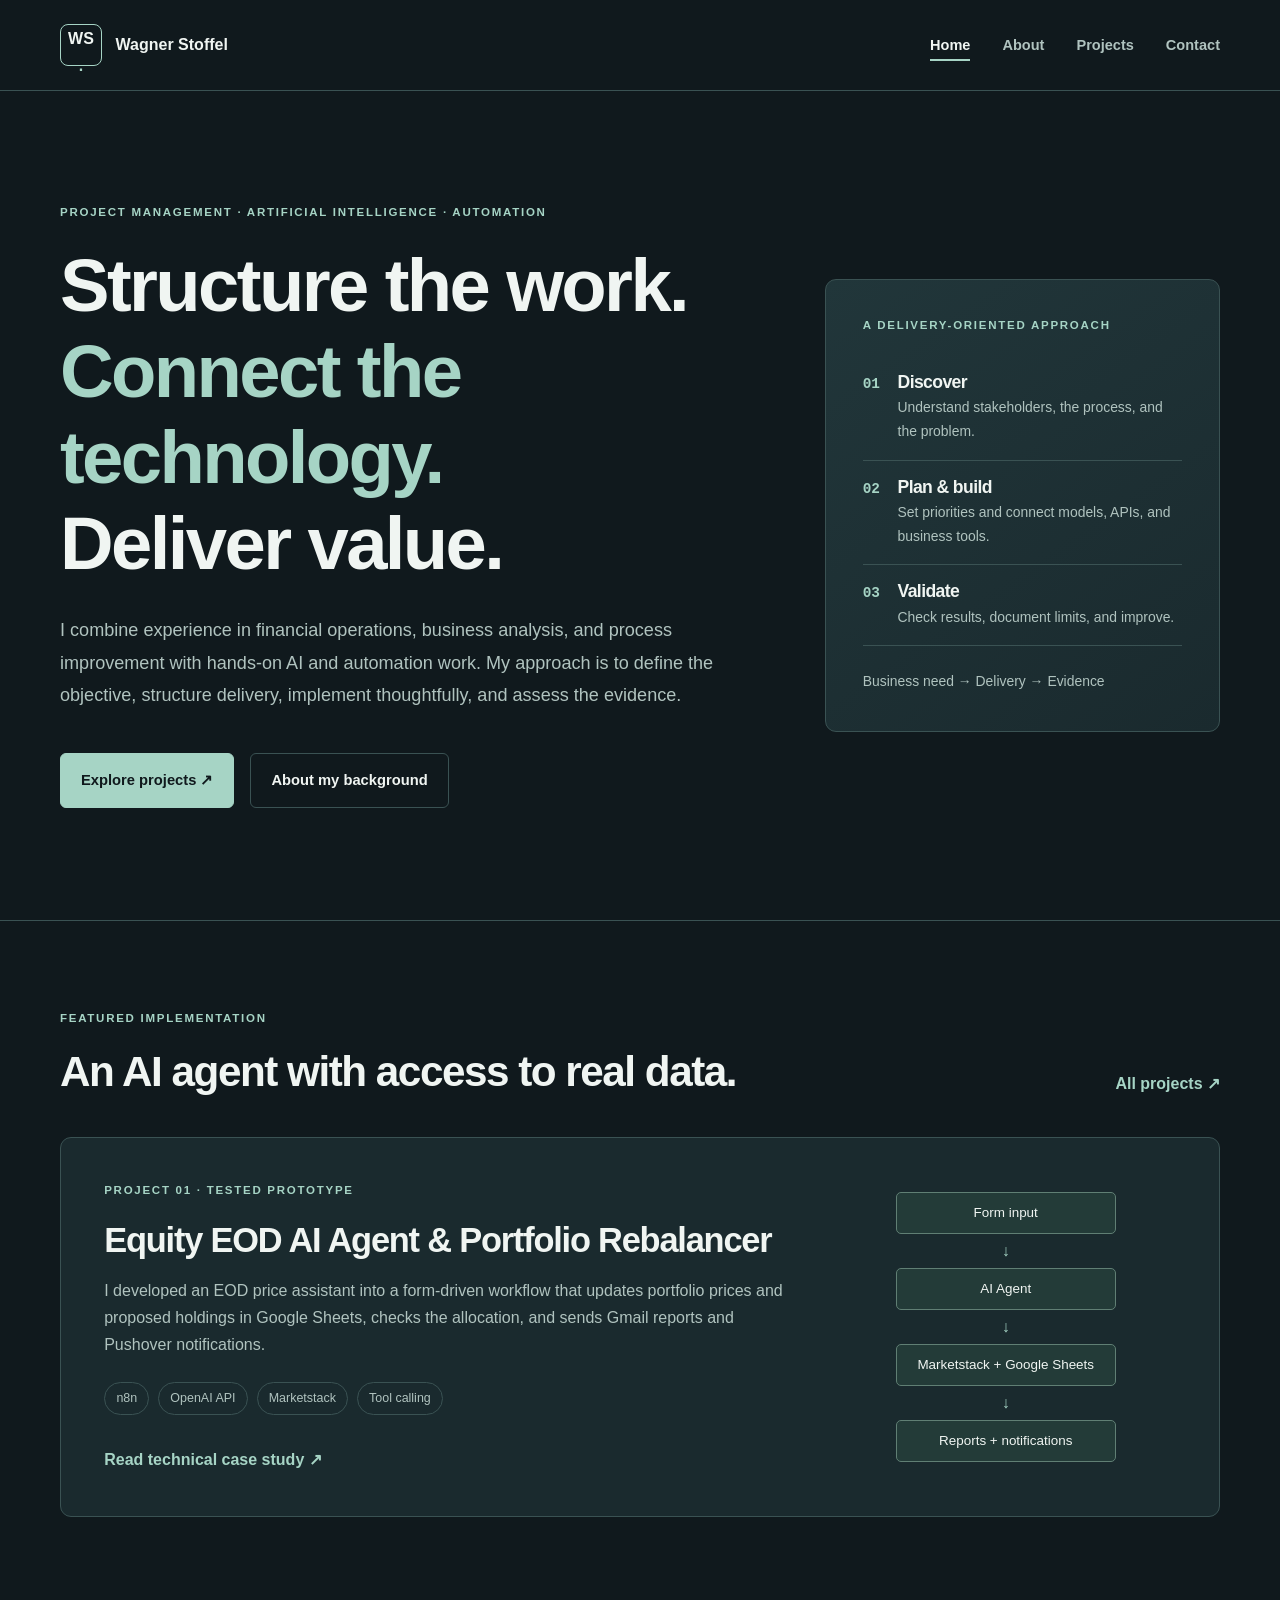
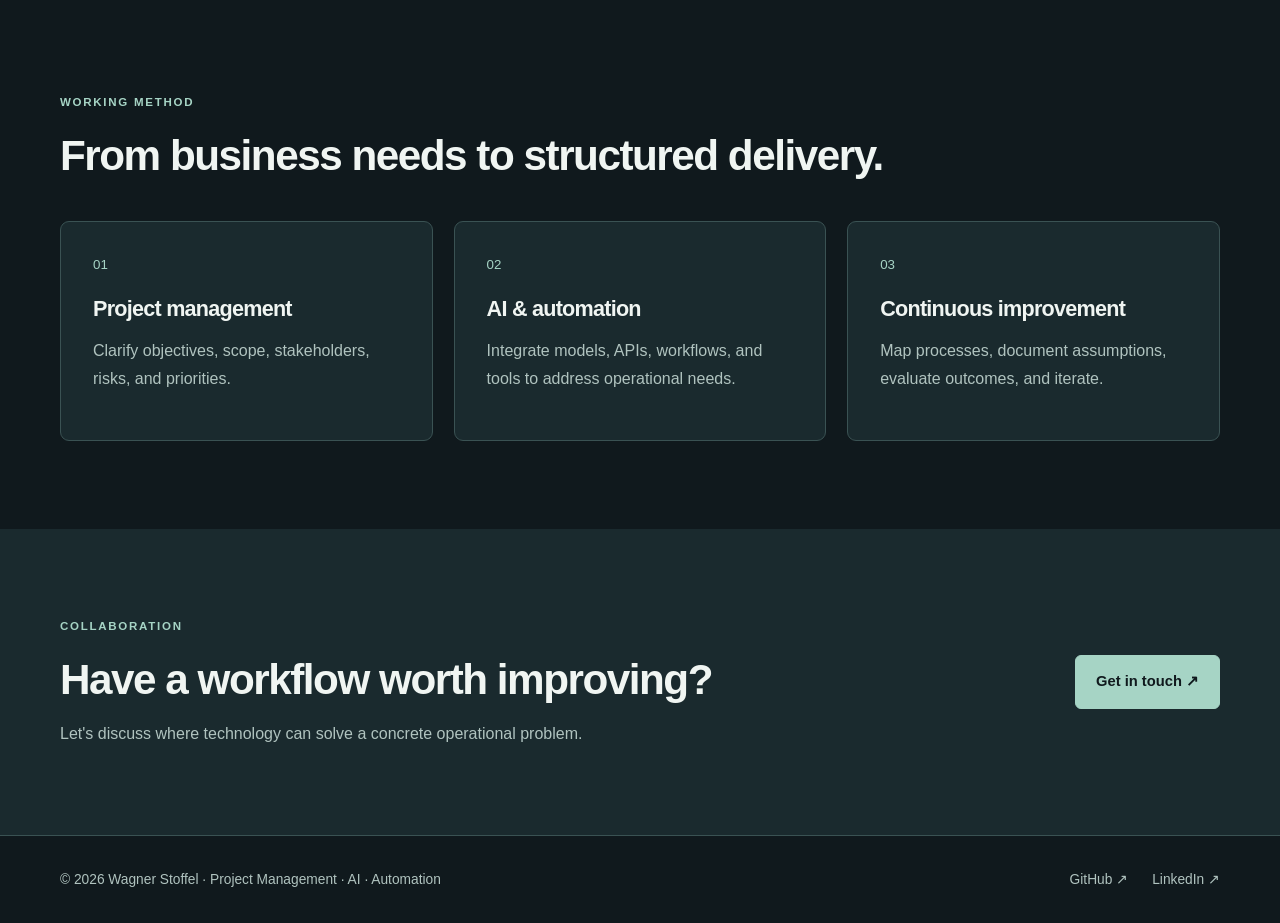
<file: index.html>
<!doctype html><html lang="en"><head>
<meta charset="utf-8"><meta name="viewport" content="width=device-width, initial-scale=1">
<meta name="description" content="Wagner Stoffel — project delivery, business analysis, AI agents, and workflow automation."><meta name="theme-color" content="#10191d">
<meta property="og:title" content="Project Management, AI & Automation | Wagner Stoffel"><meta property="og:description" content="Wagner Stoffel — practical AI agents, process improvement, financial operations, and workflow integration.">
<title>AI Automation & Business Process Improvement | Wagner Stoffel</title><link rel="stylesheet" href="assets/css/styles.css">
</head><body><a class="skip-link" href="#main">Skip to content</a><header class="site-header"><div class="container header"><a class="brand" href="index.html"><span class="monogram">WS<span>.</span></span><span>Wagner Stoffel</span></a><nav aria-label="Main navigation"><ul><li><a href="index.html" aria-current="page">Home</a></li><li><a href="about.html">About</a></li><li><a href="projects.html">Projects</a></li><li><a href="contact.html">Contact</a></li></ul></nav></div></header>
<main id="main">
<section class="hero container">
<div><p class="eyebrow">Project Management · Artificial Intelligence · Automation</p>
<h1>Structure the work.<br><em>Connect the technology.</em><br>Deliver value.</h1>
<p class="lead">I combine experience in financial operations, business analysis, and process improvement with hands-on AI and automation work. My approach is to define the objective, structure delivery, implement thoughtfully, and assess the evidence.</p>
<div class="actions"><a class="button primary" href="projects.html">Explore projects ↗</a><a class="button outline" href="about.html">About my background</a></div></div>
<aside class="panel" aria-label="Approach"><p class="eyebrow">A delivery-oriented approach</p>
<div class="process"><b>01</b><div><h2>Discover</h2><p>Understand stakeholders, the process, and the problem.</p></div></div>
<div class="process"><b>02</b><div><h2>Plan & build</h2><p>Set priorities and connect models, APIs, and business tools.</p></div></div>
<div class="process"><b>03</b><div><h2>Validate</h2><p>Check results, document limits, and improve.</p></div></div>
<p class="panel-bottom">Business need → Delivery → Evidence</p></aside>
</section>
<section class="section bordered"><div class="container"><div class="section-head"><div><p class="eyebrow">Featured implementation</p><h2>An AI agent with access to real data.</h2></div><a class="text-link" href="projects.html">All projects ↗</a></div>
<article class="feature"><div><p class="eyebrow">Project 01 · Tested prototype</p><h3>Equity EOD AI Agent &amp; Portfolio Rebalancer</h3>
<p>I developed an EOD price assistant into a form-driven workflow that updates portfolio prices and proposed holdings in Google Sheets, checks the allocation, and sends Gmail reports and Pushover notifications.</p>
<div class="tags"><span>n8n</span><span>OpenAI API</span><span>Marketstack</span><span>Tool calling</span></div>
<a class="text-link" href="projects/01-equity-eod-ai-agent/README.md">Read technical case study ↗</a></div>
<div class="flow" aria-label="Form input to AI agent to portfolio updates to notifications"><span>Form input</span><b>↓</b><span>AI Agent</span><b>↓</b><span>Marketstack + Google Sheets</span><b>↓</b><span>Reports + notifications</span></div></article>
</div></section>
<section class="section"><div class="container"><div class="section-head"><div><p class="eyebrow">Working method</p><h2>From business needs to structured delivery.</h2></div></div>
<div class="grid three"><article class="tile"><small>01</small><h3>Project management</h3><p>Clarify objectives, scope, stakeholders, risks, and priorities.</p></article>
<article class="tile"><small>02</small><h3>AI & automation</h3><p>Integrate models, APIs, workflows, and tools to address operational needs.</p></article>
<article class="tile"><small>03</small><h3>Continuous improvement</h3><p>Map processes, document assumptions, evaluate outcomes, and iterate.</p></article></div></div></section>
<section class="section band"><div class="container callout"><div><p class="eyebrow">Collaboration</p><h2>Have a workflow worth improving?</h2><p>Let's discuss where technology can solve a concrete operational problem.</p></div><a class="button primary" href="contact.html">Get in touch ↗</a></div></section></main><footer class="site-footer"><div class="container footer"><span>© 2026 Wagner Stoffel · Project Management · AI · Automation</span><div><a href="https://github.com/wagner-stoffel" target="_blank" rel="noopener noreferrer">GitHub ↗</a><a href="https://www.linkedin.com/in/wagnerstoffel" target="_blank" rel="noopener noreferrer">LinkedIn ↗</a></div></div></footer></body></html>
</file>
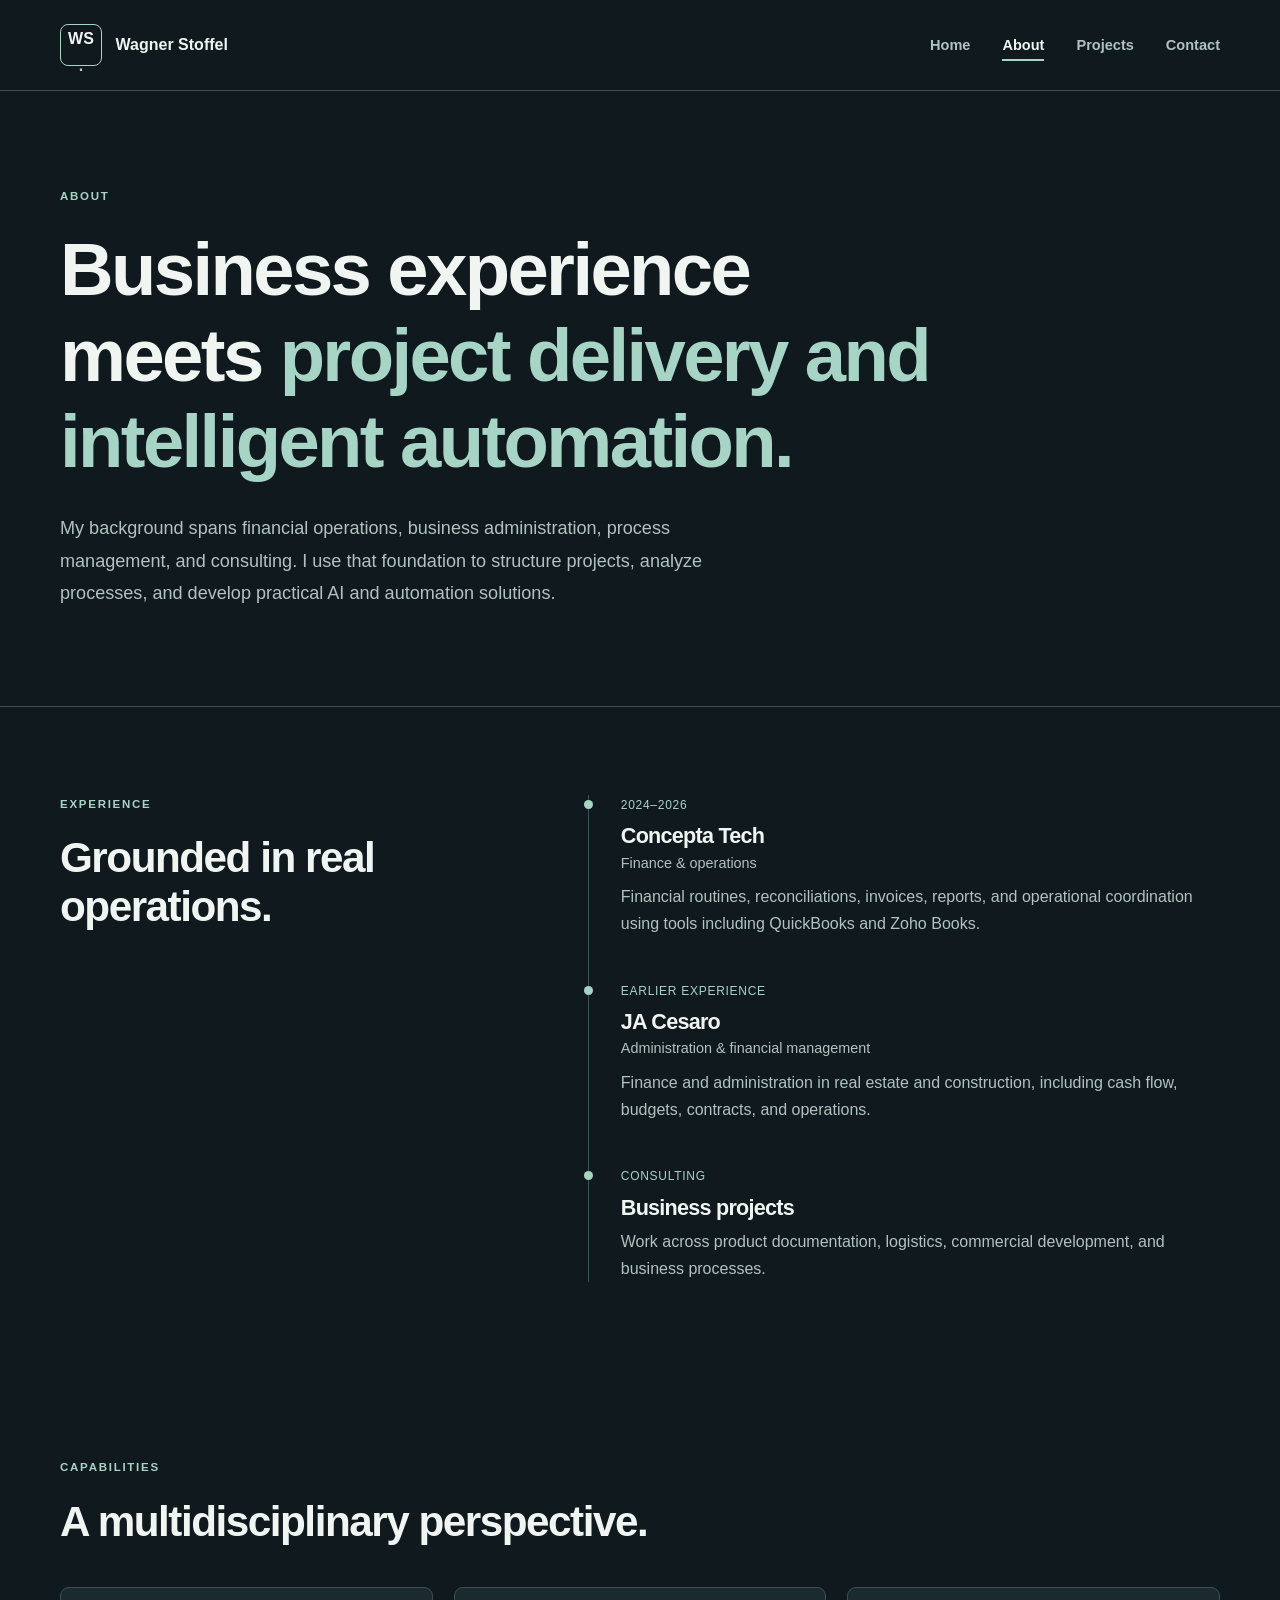
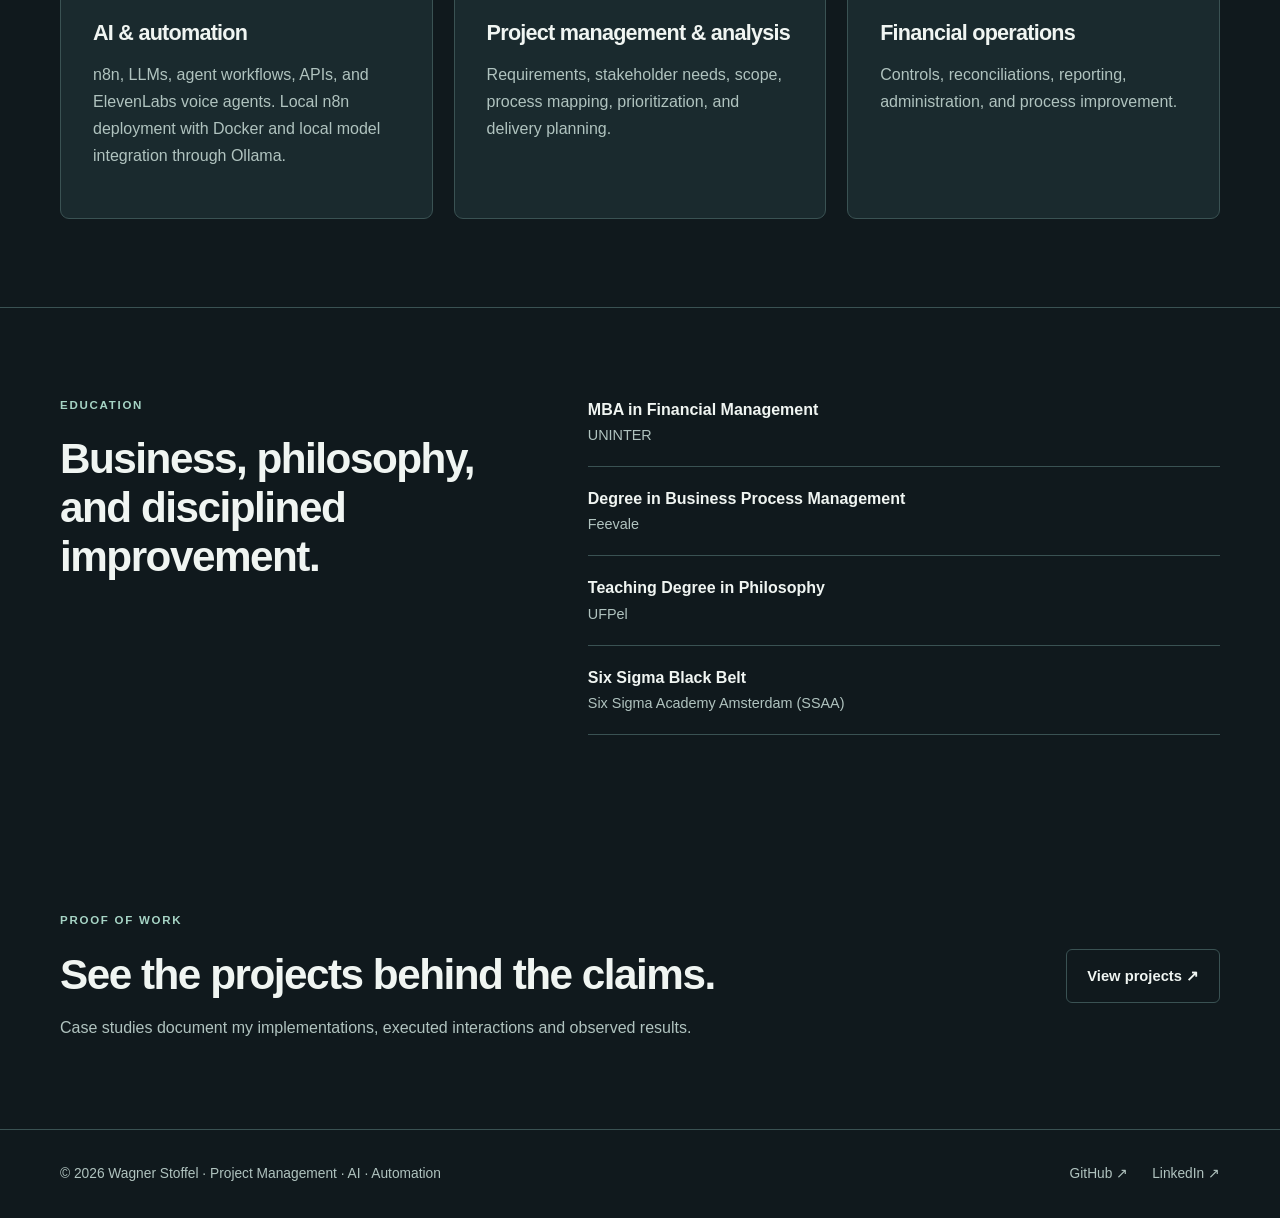
<file: about.html>
<!doctype html><html lang="en"><head>
<meta charset="utf-8"><meta name="viewport" content="width=device-width, initial-scale=1">
<meta name="description" content="Wagner Stoffel's experience in business operations, project delivery, AI, and automation."><meta name="theme-color" content="#10191d">
<meta property="og:title" content="About | Wagner Stoffel"><meta property="og:description" content="Wagner Stoffel's experience in finance, business processes, operations, and practical AI automation.">
<title>About | Wagner Stoffel</title><link rel="stylesheet" href="assets/css/styles.css">
</head><body><a class="skip-link" href="#main">Skip to content</a><header class="site-header"><div class="container header"><a class="brand" href="index.html"><span class="monogram">WS<span>.</span></span><span>Wagner Stoffel</span></a><nav aria-label="Main navigation"><ul><li><a href="index.html">Home</a></li><li><a href="about.html" aria-current="page">About</a></li><li><a href="projects.html">Projects</a></li><li><a href="contact.html">Contact</a></li></ul></nav></div></header>
<main id="main">
<section class="intro container"><p class="eyebrow">About</p><h1>Business experience meets <em>project delivery and intelligent automation.</em></h1><p class="lead">My background spans financial operations, business administration, process management, and consulting. I use that foundation to structure projects, analyze processes, and develop practical AI and automation solutions.</p></section>
<section class="section bordered"><div class="container split"><div><p class="eyebrow">Experience</p><h2>Grounded in real operations.</h2></div>
<div class="timeline"><article><small>2024–2026</small><h3>Concepta Tech</h3><p class="label">Finance & operations</p><p>Financial routines, reconciliations, invoices, reports, and operational coordination using tools including QuickBooks and Zoho Books.</p></article>
<article><small>Earlier experience</small><h3>JA Cesaro</h3><p class="label">Administration & financial management</p><p>Finance and administration in real estate and construction, including cash flow, budgets, contracts, and operations.</p></article>
<article><small>Consulting</small><h3>Business projects</h3><p>Work across product documentation, logistics, commercial development, and business processes.</p></article></div></div></section>
<section class="section"><div class="container"><div class="section-head"><div><p class="eyebrow">Capabilities</p><h2>A multidisciplinary perspective.</h2></div></div>
<div class="grid three"><article class="tile"><h3>AI & automation</h3><p>n8n, LLMs, agent workflows, APIs, and ElevenLabs voice agents. Local n8n deployment with Docker and local model integration through Ollama.</p></article>
<article class="tile"><h3>Project management & analysis</h3><p>Requirements, stakeholder needs, scope, process mapping, prioritization, and delivery planning.</p></article>
<article class="tile"><h3>Financial operations</h3><p>Controls, reconciliations, reporting, administration, and process improvement.</p></article></div></div></section>
<section class="section bordered"><div class="container split"><div><p class="eyebrow">Education</p><h2>Business, philosophy, and disciplined improvement.</h2></div>
<div class="credentials"><div><strong>MBA in Financial Management</strong><span>UNINTER</span></div>
<div><strong>Degree in Business Process Management</strong><span>Feevale</span></div>
<div><strong>Teaching Degree in Philosophy</strong><span>UFPel</span></div>
<div><strong>Six Sigma Black Belt</strong><span>Six Sigma Academy Amsterdam (SSAA)</span></div></div></div></section>
<section class="section"><div class="container callout"><div><p class="eyebrow">Proof of work</p><h2>See the projects behind the claims.</h2><p>Case studies document my implementations, executed interactions and observed results.</p></div><a class="button outline" href="projects.html">View projects ↗</a></div></section></main><footer class="site-footer"><div class="container footer"><span>© 2026 Wagner Stoffel · Project Management · AI · Automation</span><div><a href="https://github.com/wagner-stoffel" target="_blank" rel="noopener noreferrer">GitHub ↗</a><a href="https://www.linkedin.com/in/wagnerstoffel" target="_blank" rel="noopener noreferrer">LinkedIn ↗</a></div></div></footer></body></html>
</file>
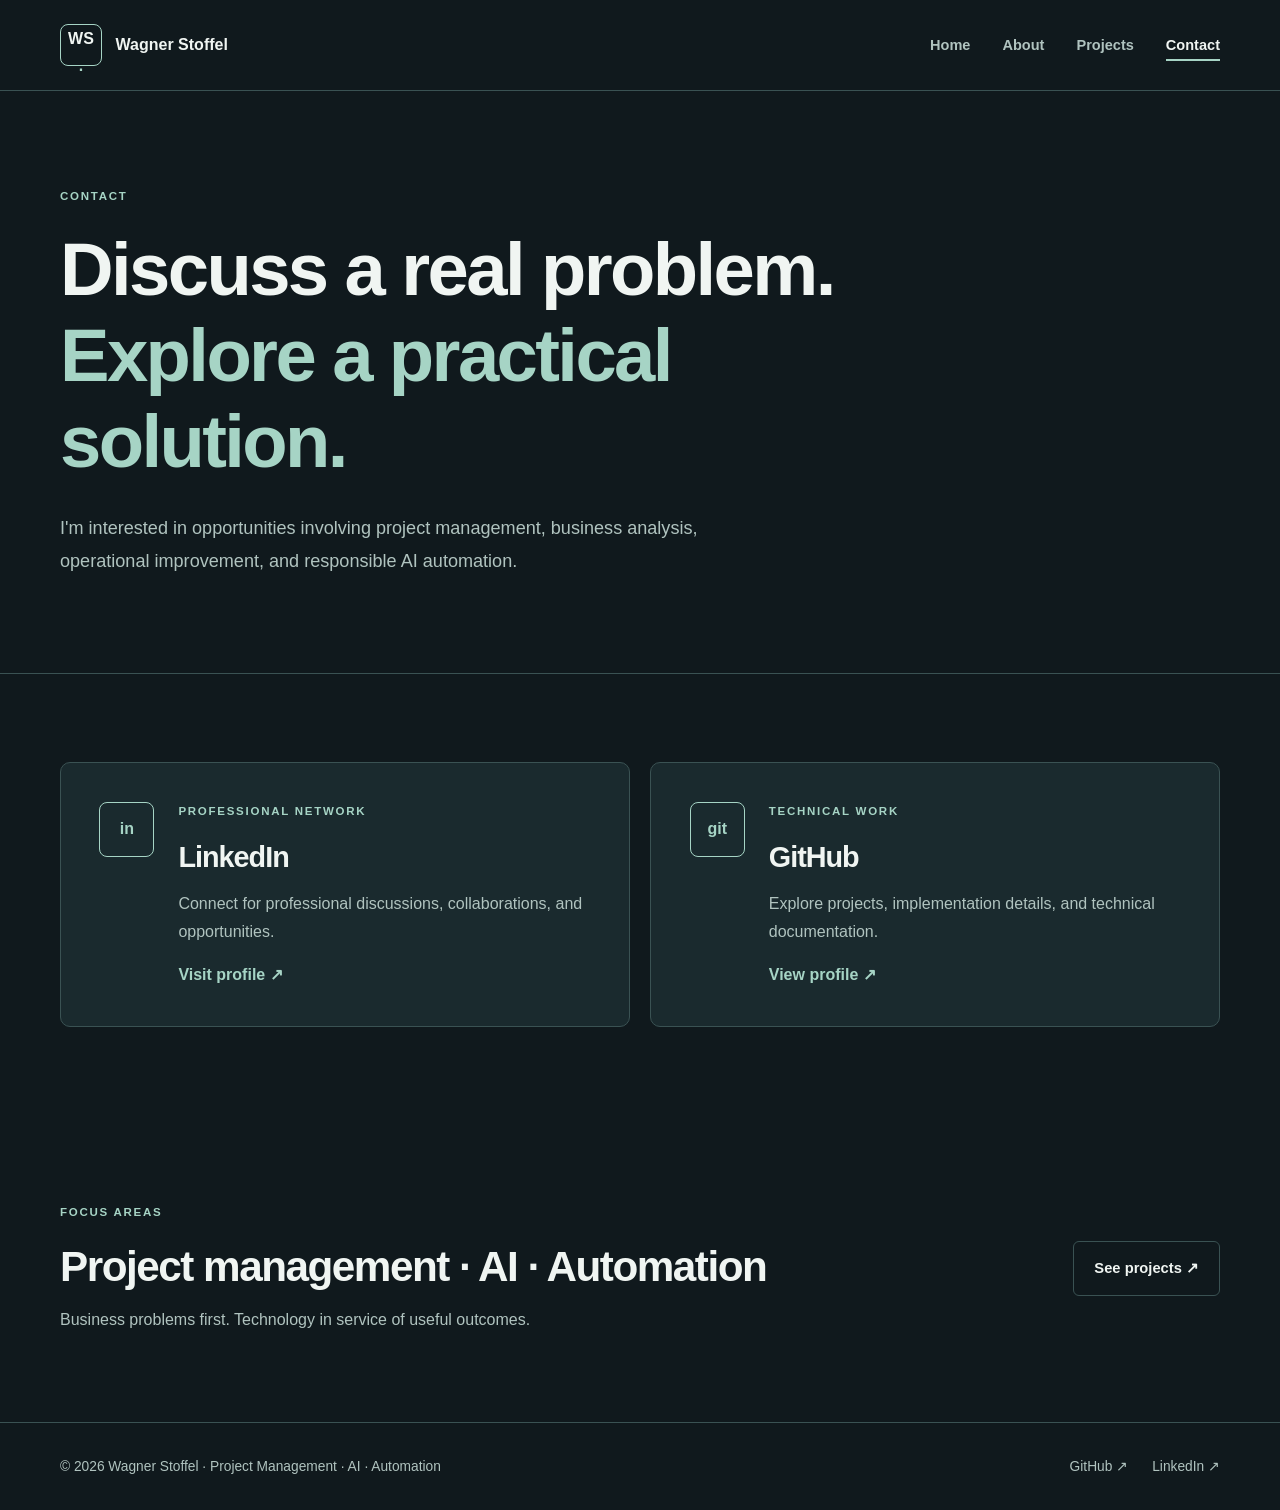
<file: contact.html>
<!doctype html>
<html lang="en">
<head>
<meta charset="utf-8"><meta name="viewport" content="width=device-width, initial-scale=1">
<meta name="description" content="Contact Wagner Stoffel about project management, business analysis, AI, and automation."><meta name="theme-color" content="#10191d">
<meta property="og:title" content="Contact | Wagner Stoffel"><meta property="og:description" content="Contact Wagner Stoffel about AI automation, business process analysis, and operational improvement.">
<title>Contact | Wagner Stoffel</title><link rel="stylesheet" href="assets/css/styles.css">
</head><body>
<a class="skip-link" href="#main">Skip to content</a>
<header class="site-header"><div class="container header"><a class="brand" href="index.html"><span class="monogram">WS<span>.</span></span><span>Wagner Stoffel</span></a><nav aria-label="Main navigation"><ul><li><a href="index.html">Home</a></li><li><a href="about.html">About</a></li><li><a href="projects.html">Projects</a></li><li><a href="contact.html" aria-current="page">Contact</a></li></ul></nav></div></header>
<main id="main">
<section class="intro container"><p class="eyebrow">Contact</p><h1>Discuss a real problem.<br><em>Explore a practical solution.</em></h1><p class="lead">I'm interested in opportunities involving project management, business analysis, operational improvement, and responsible AI automation.</p></section>
<section class="section bordered"><div class="container grid two">
<a class="contact" href="https://www.linkedin.com/in/wagnerstoffel" target="_blank" rel="noopener noreferrer"><span class="contact-mark">in</span><div><p class="eyebrow">Professional network</p><h2>LinkedIn</h2><p>Connect for professional discussions, collaborations, and opportunities.</p><strong>Visit profile ↗</strong></div></a>
<a class="contact" href="https://github.com/wagner-stoffel" target="_blank" rel="noopener noreferrer"><span class="contact-mark">git</span><div><p class="eyebrow">Technical work</p><h2>GitHub</h2><p>Explore projects, implementation details, and technical documentation.</p><strong>View profile ↗</strong></div></a>
</div></section>
<section class="section"><div class="container callout"><div><p class="eyebrow">Focus areas</p><h2>Project management · AI · Automation</h2><p>Business problems first. Technology in service of useful outcomes.</p></div><a class="button outline" href="projects.html">See projects ↗</a></div></section></main>
<footer class="site-footer"><div class="container footer"><span>© 2026 Wagner Stoffel · Project Management · AI · Automation</span><div><a href="https://github.com/wagner-stoffel" target="_blank" rel="noopener noreferrer">GitHub ↗</a><a href="https://www.linkedin.com/in/wagnerstoffel" target="_blank" rel="noopener noreferrer">LinkedIn ↗</a></div></div></footer>
</body></html>
</file>
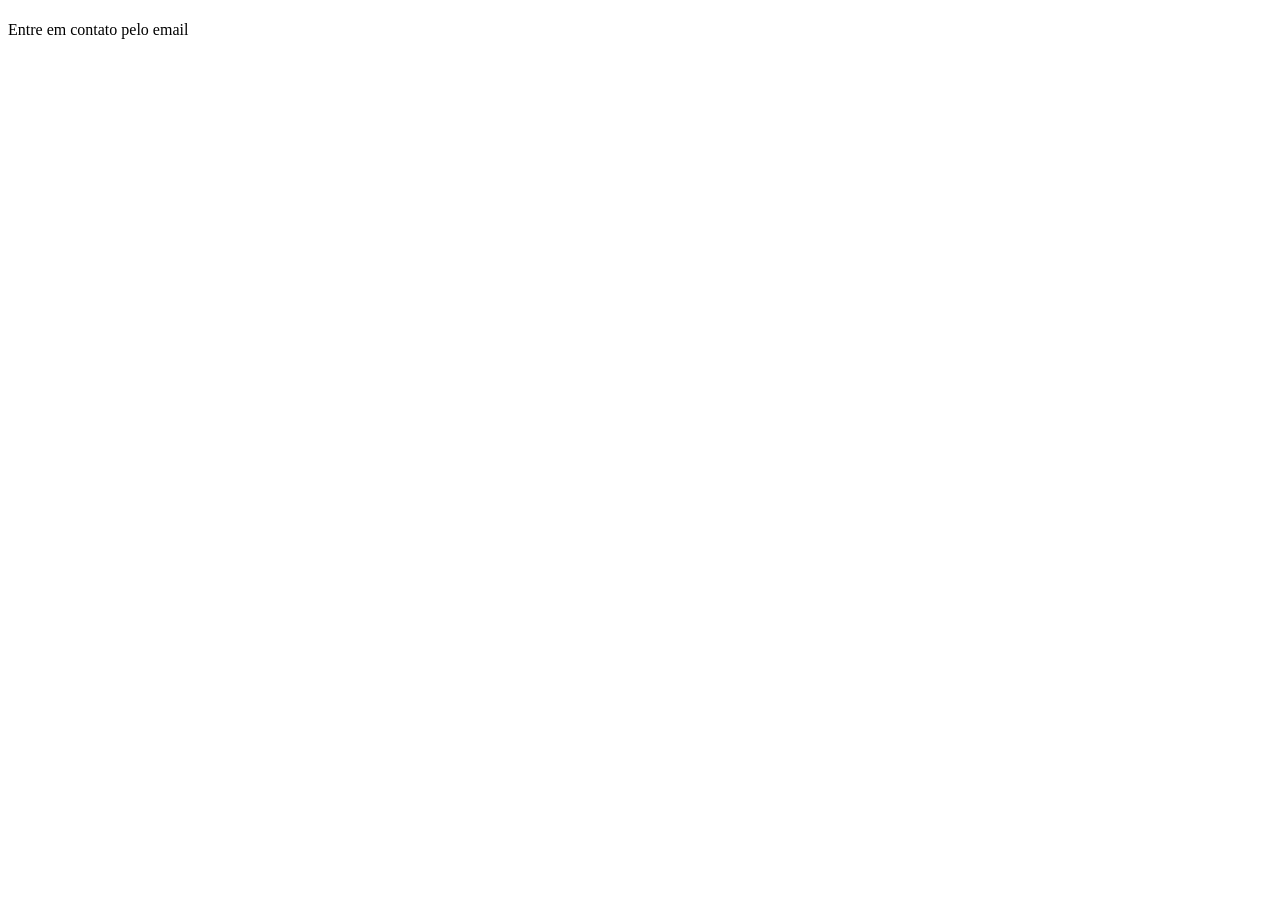
<file: contato.html>
<!DOCTYPE html>
<html lang="pt-br">
<head>
    <meta charset="UTF-8">
    <meta name="viewport" content="width=device-width, initial-scale=1.0">
    <title>Contato</title>
</head>
<body>
    <h1></h1>
    <p>Entre em contato pelo email</p>
</body>
</html>
</file>
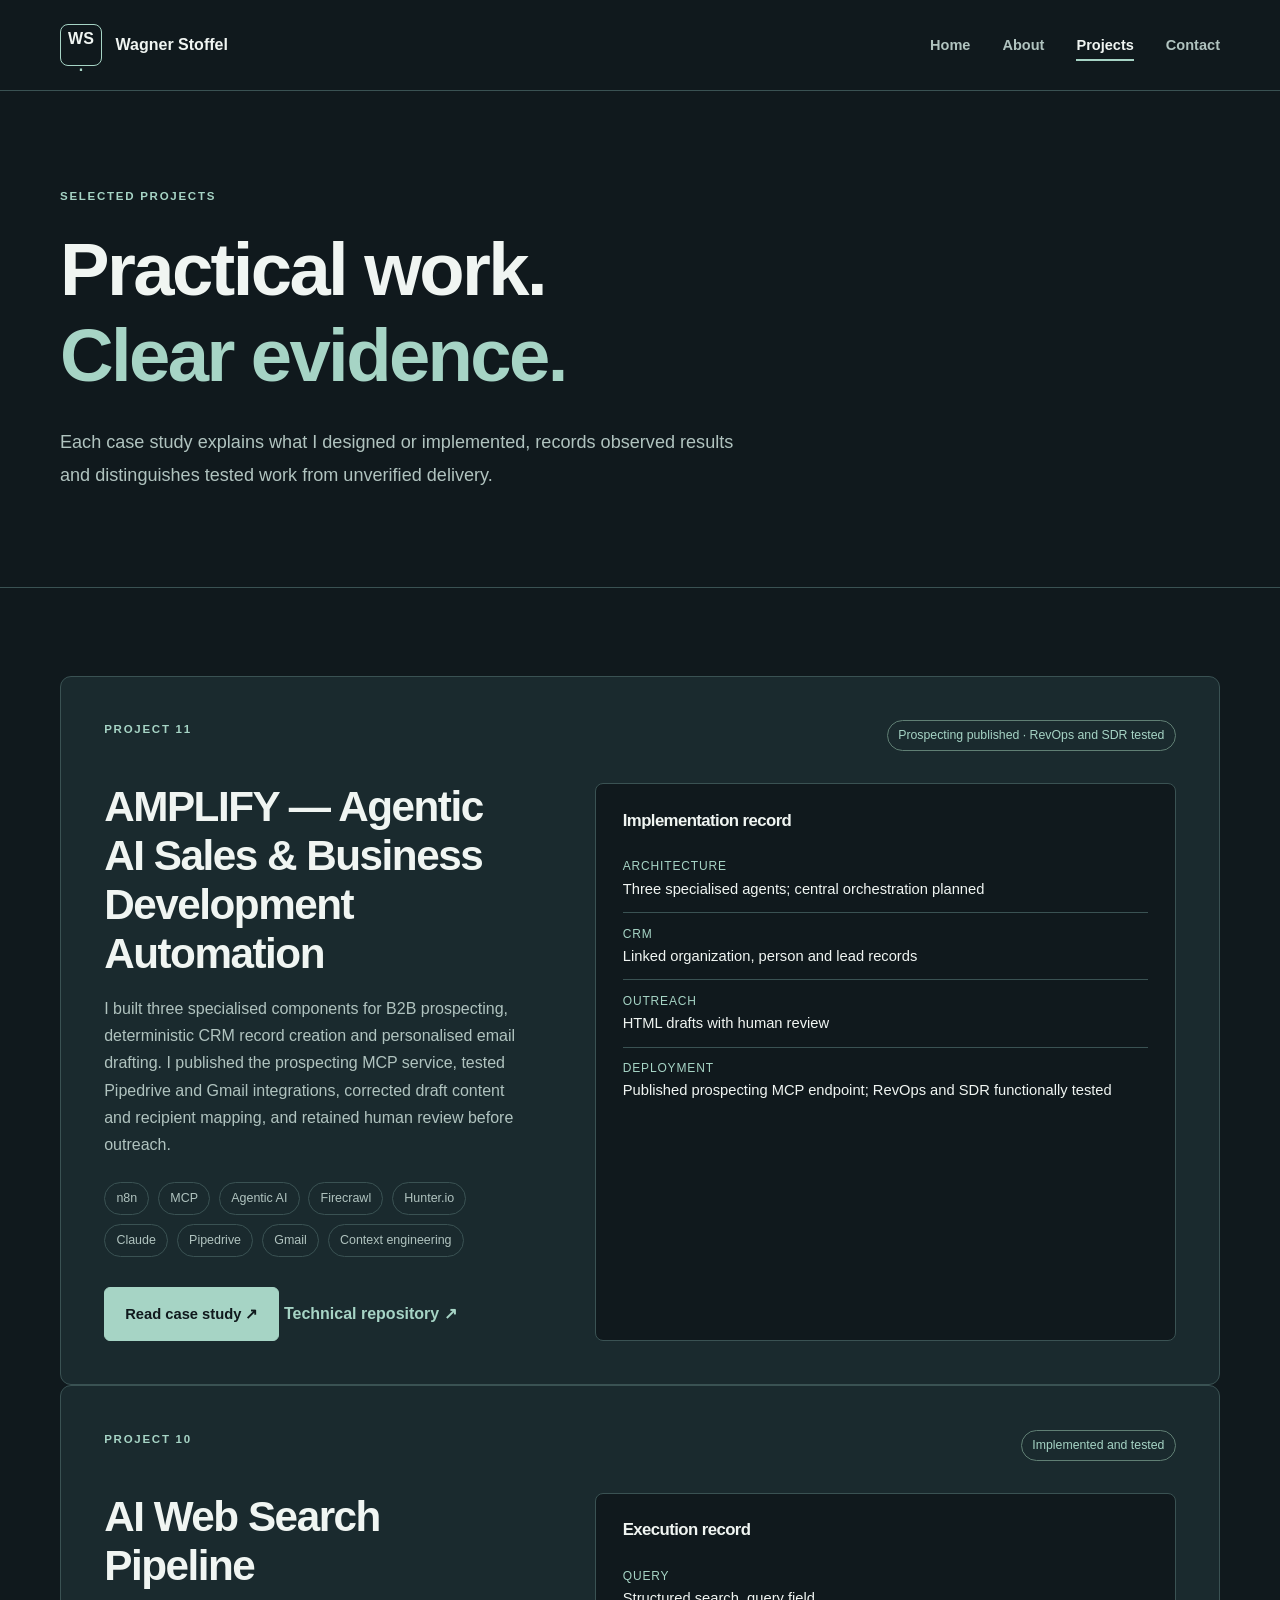
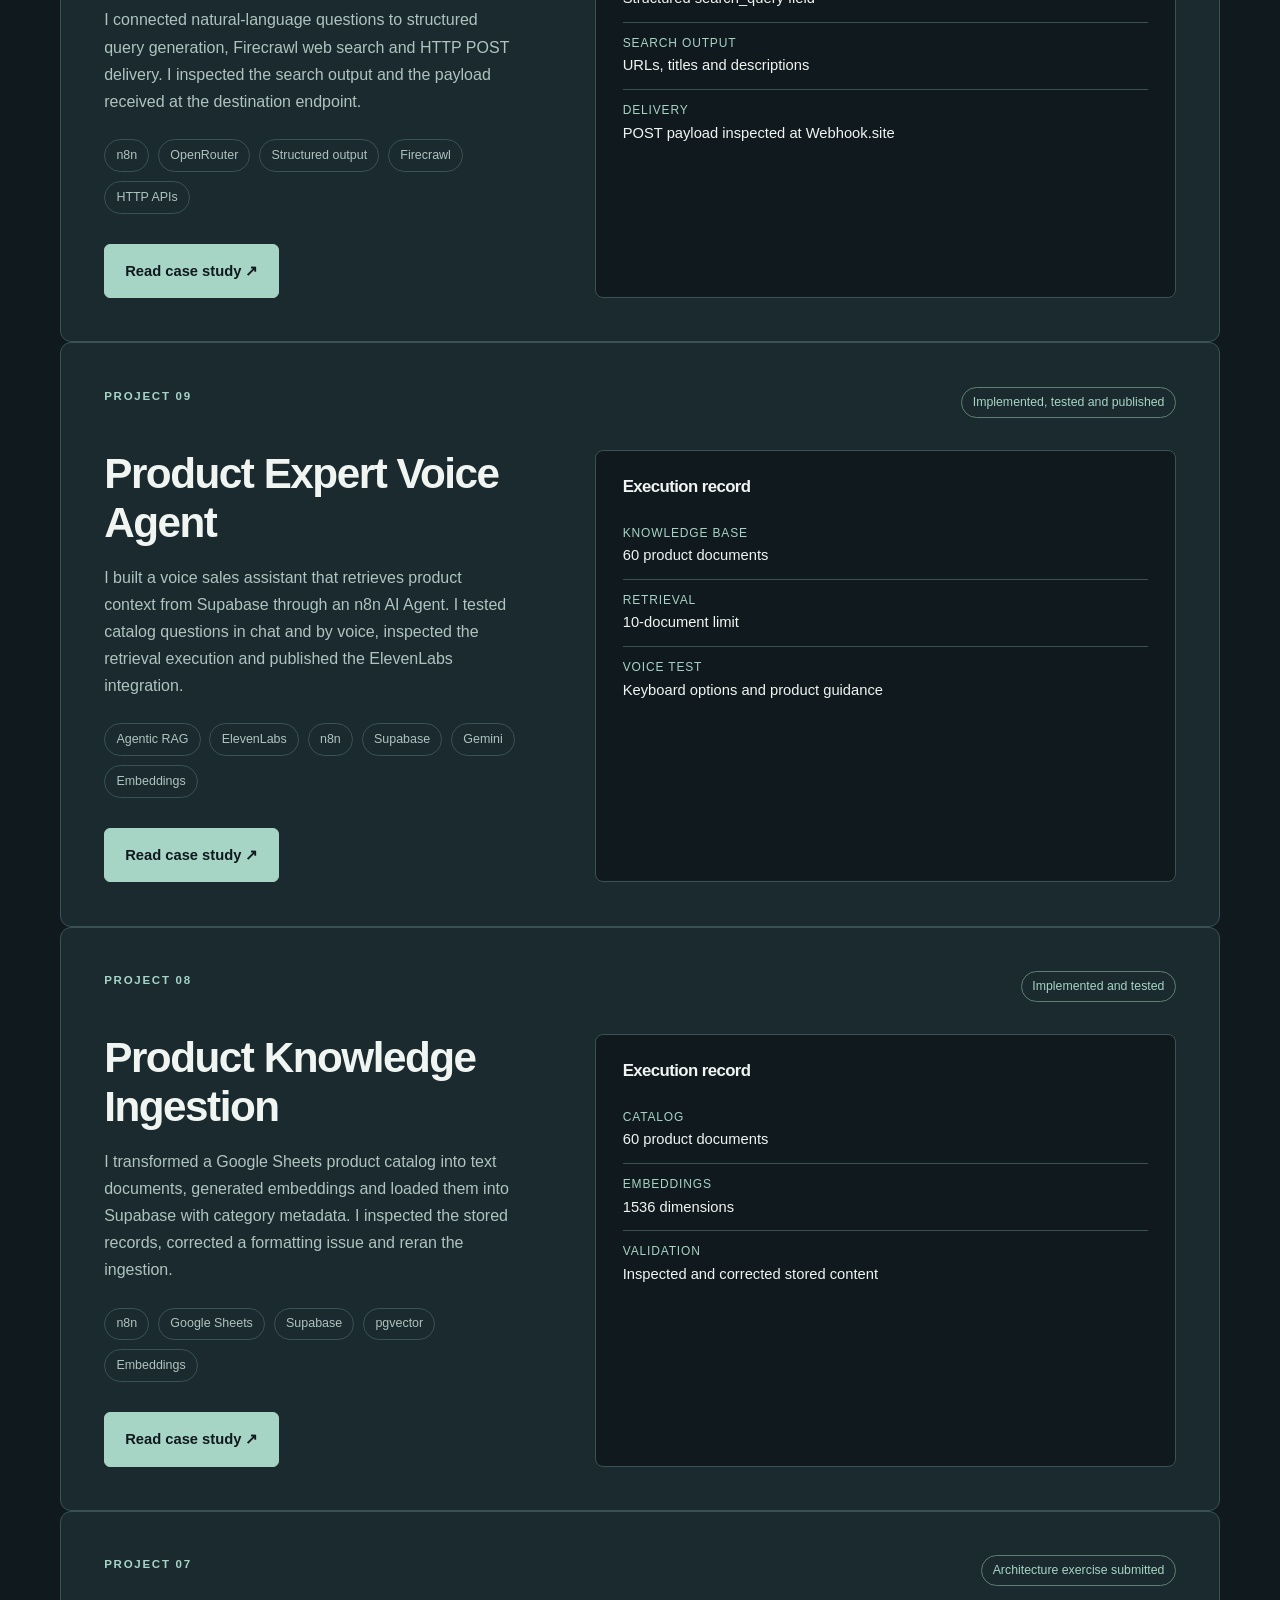
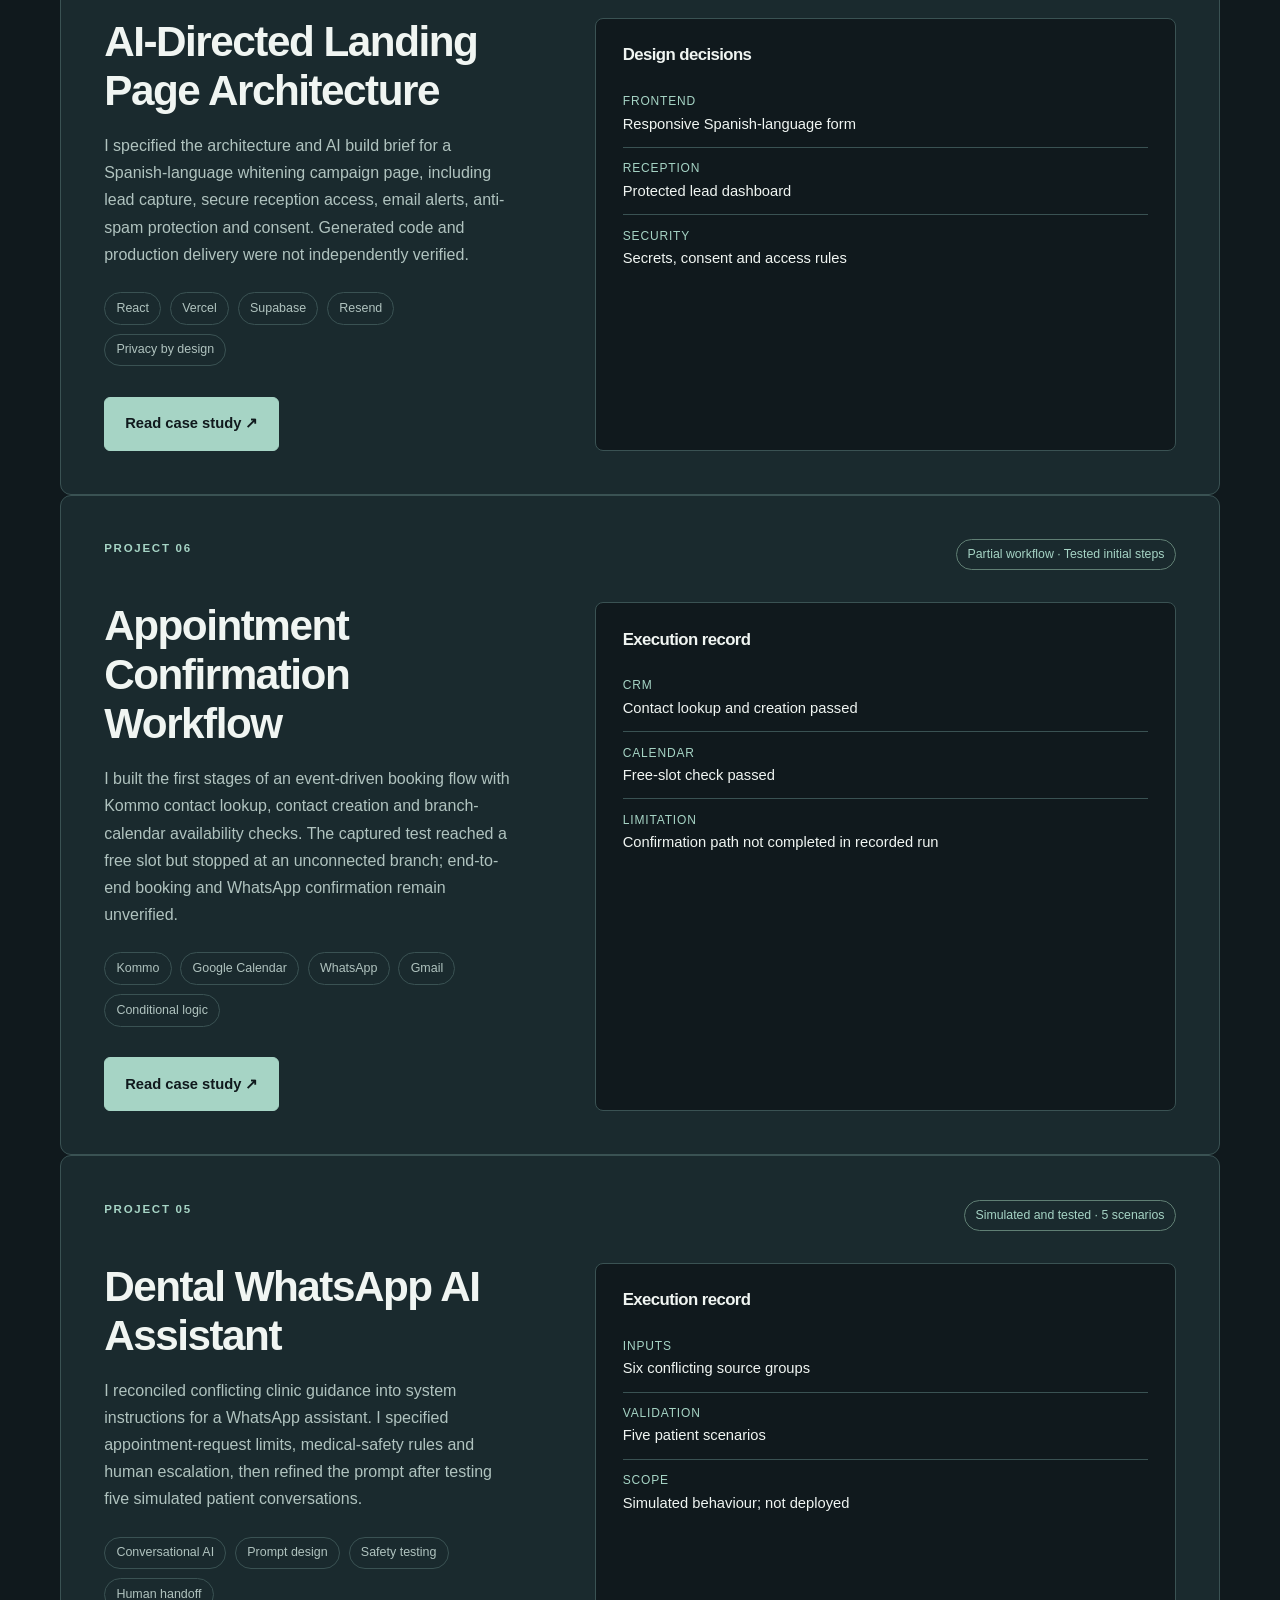
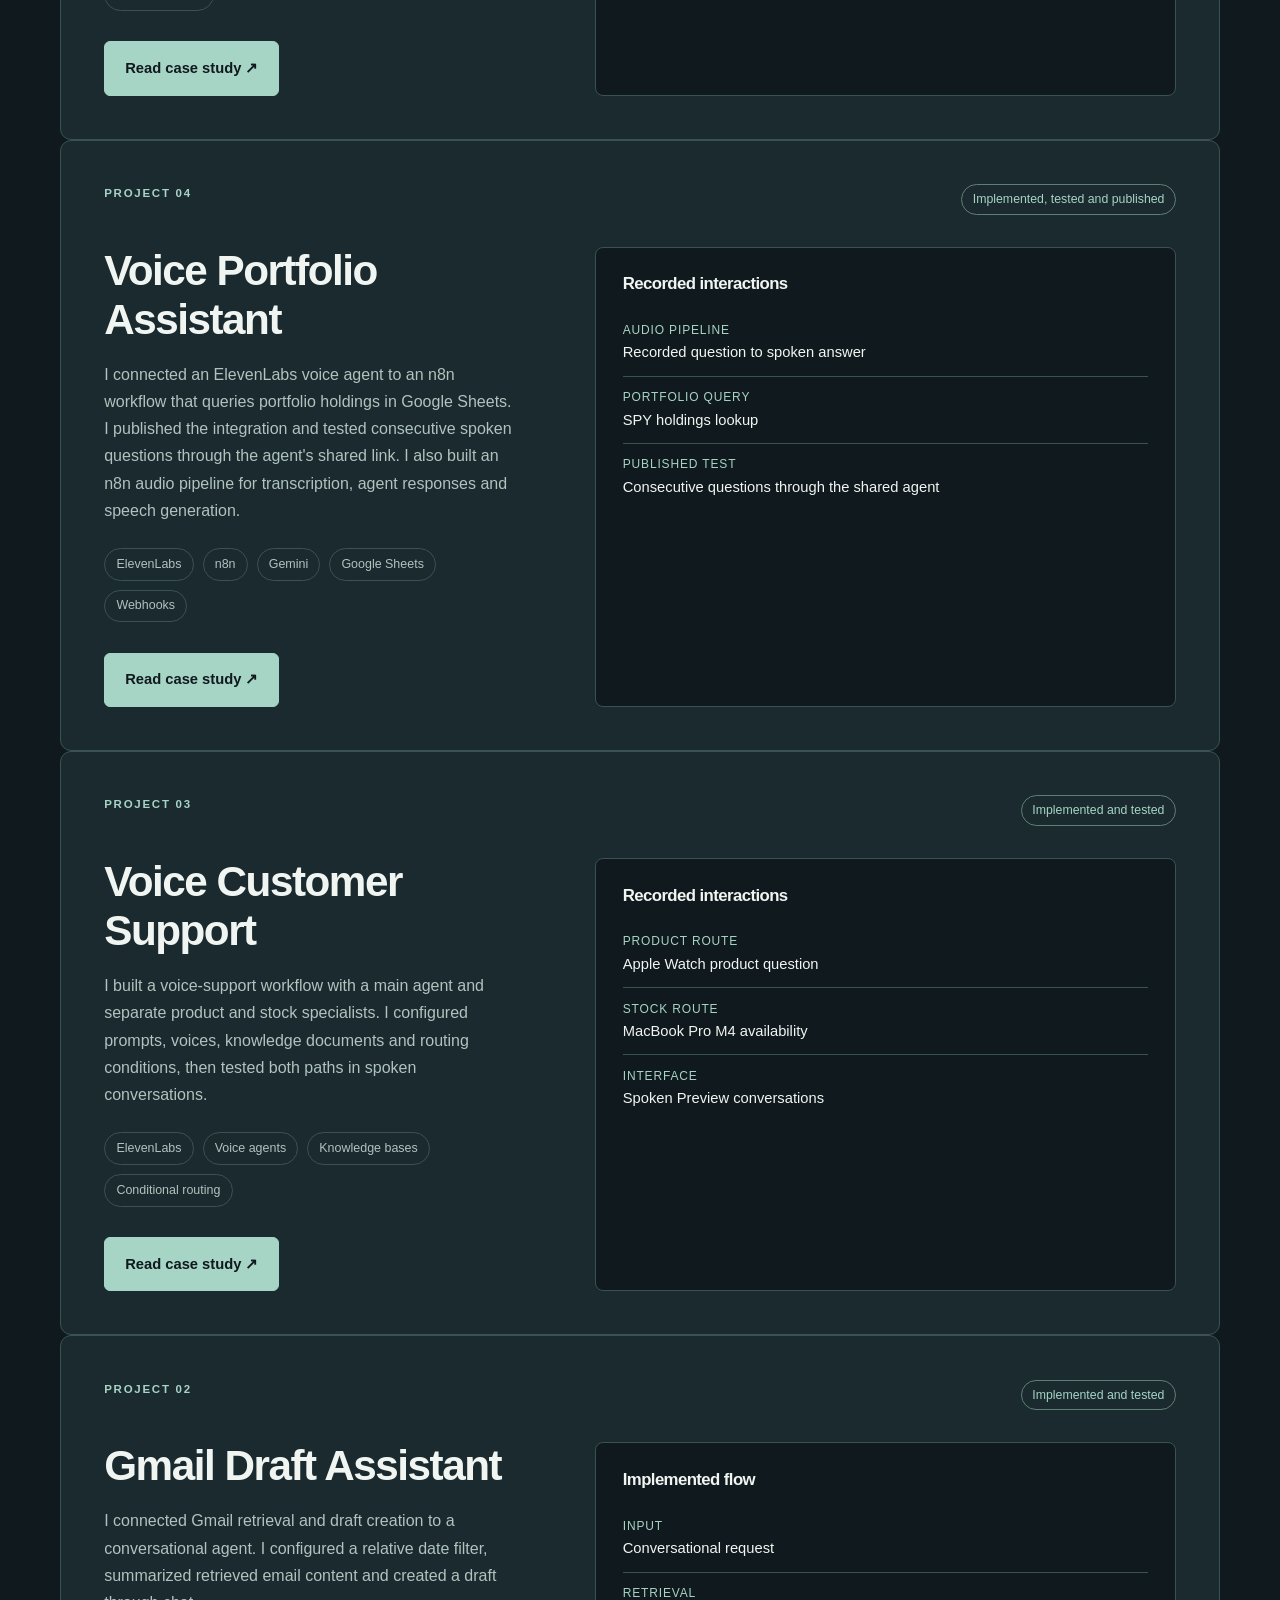
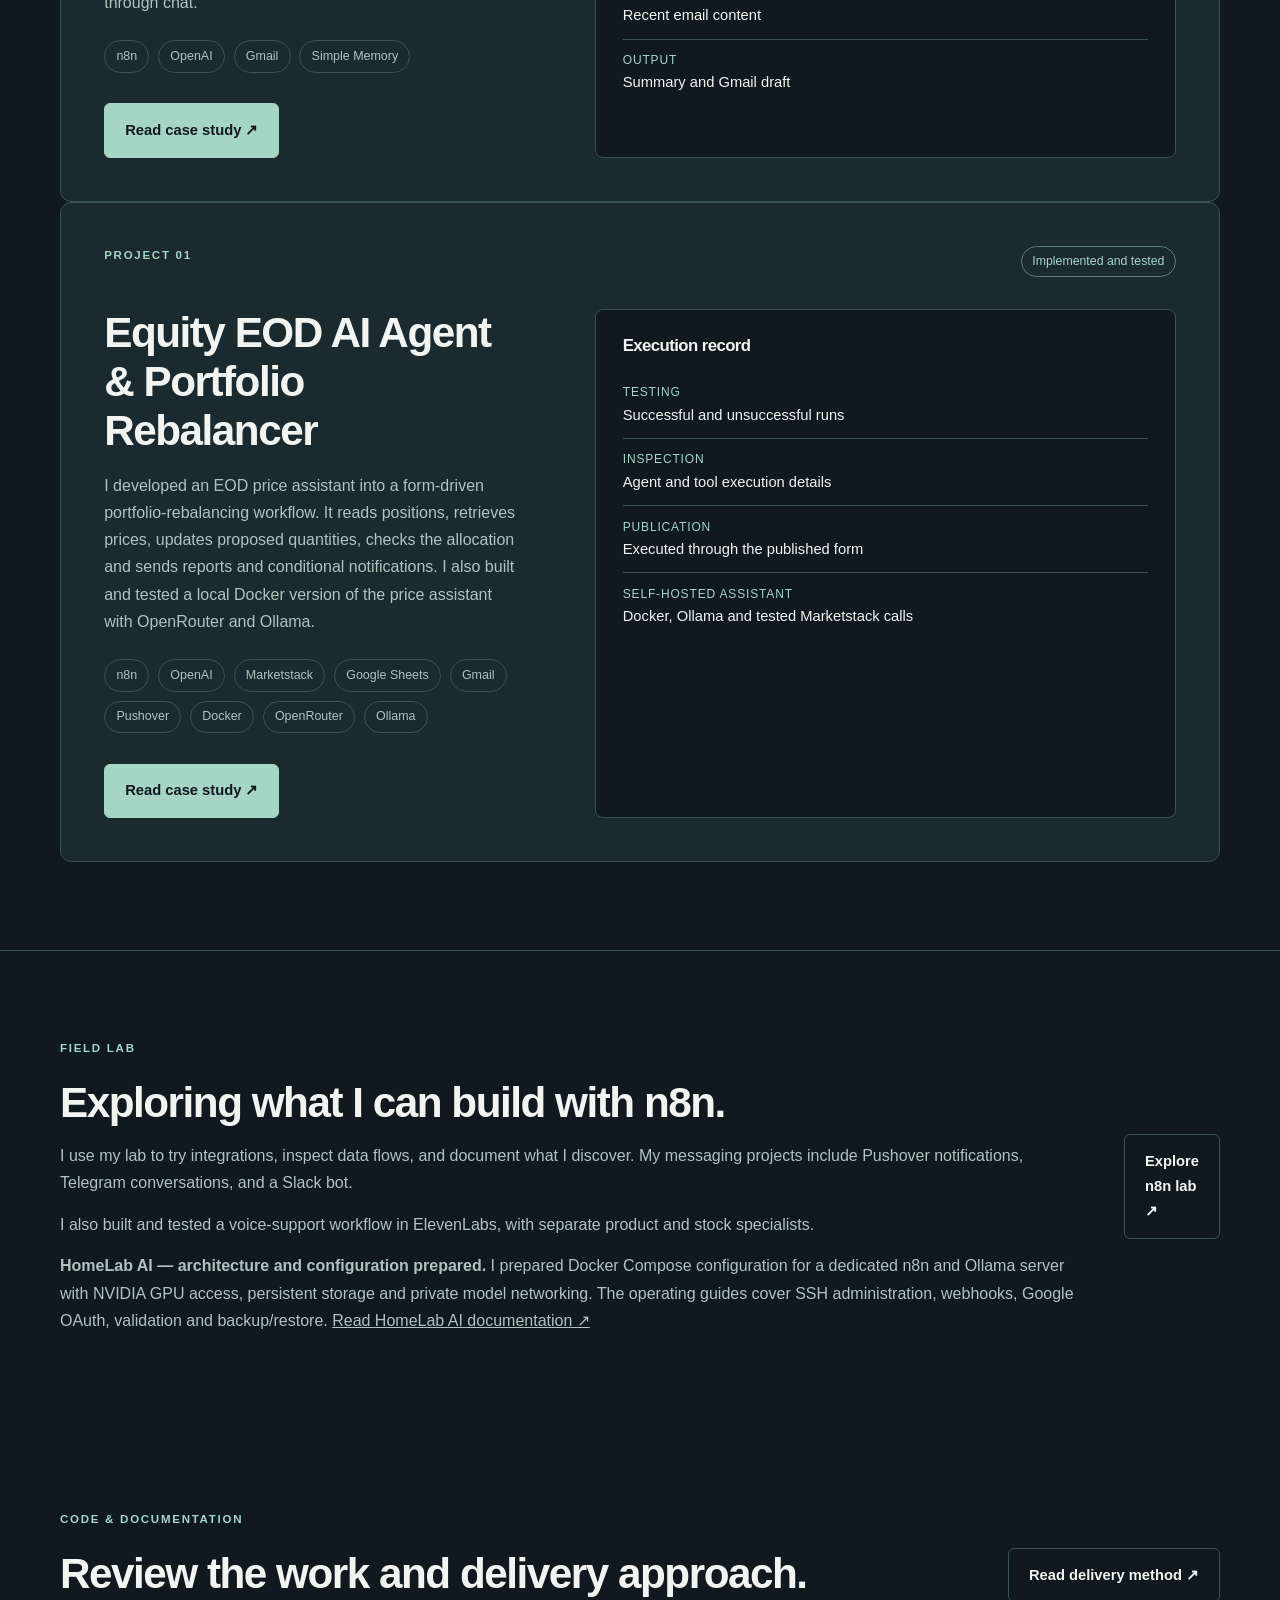
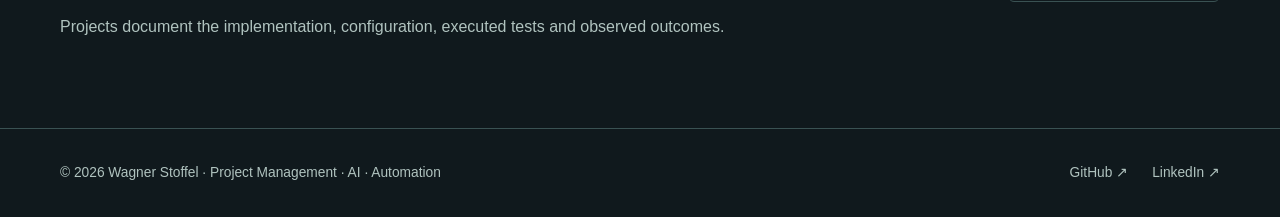
<file: projects.html>
<!doctype html>
<html lang="en">
<head>
<meta charset="utf-8"><meta name="viewport" content="width=device-width, initial-scale=1">
<meta name="description" content="Evidence-based project management, AI, and automation work by Wagner Stoffel."><meta name="theme-color" content="#10191d">
<meta property="og:title" content="Projects | Wagner Stoffel"><meta property="og:description" content="Documented AI agent and business automation projects by Wagner Stoffel.">
<title>Projects | Wagner Stoffel</title><link rel="stylesheet" href="assets/css/styles.css">
</head><body>
<a class="skip-link" href="#main">Skip to content</a>
<header class="site-header"><div class="container header"><a class="brand" href="index.html"><span class="monogram">WS<span>.</span></span><span>Wagner Stoffel</span></a><nav aria-label="Main navigation"><ul><li><a href="index.html">Home</a></li><li><a href="about.html">About</a></li><li><a href="projects.html" aria-current="page">Projects</a></li><li><a href="contact.html">Contact</a></li></ul></nav></div></header>
<main id="main">
<section class="intro container"><p class="eyebrow">Selected projects</p><h1>Practical work.<br><em>Clear evidence.</em></h1><p class="lead">Each case study explains what I designed or implemented, records observed results and distinguishes tested work from unverified delivery.</p></section>
<section class="section bordered"><div class="container">
<article class="project"><div class="project-meta"><p class="eyebrow">Project 11</p><span class="pill">Prospecting published · RevOps and SDR tested</span></div>
<div class="split"><div><h2>AMPLIFY — Agentic AI Sales &amp; Business Development Automation</h2><p>I built three specialised components for B2B prospecting, deterministic CRM record creation and personalised email drafting. I published the prospecting MCP service, tested Pipedrive and Gmail integrations, corrected draft content and recipient mapping, and retained human review before outreach.</p>
<div class="tags"><span>n8n</span><span>MCP</span><span>Agentic AI</span><span>Firecrawl</span><span>Hunter.io</span><span>Claude</span><span>Pipedrive</span><span>Gmail</span><span>Context engineering</span></div>
<a class="button primary" href="projects/11-amplify-sales-prospecting/README.md">Read case study ↗</a> <a class="text-link" href="https://github.com/wagner-stoffel/amplify" target="_blank" rel="noopener noreferrer">Technical repository ↗</a></div>
<div class="facts"><h3>Implementation record</h3><dl><div><dt>Architecture</dt><dd>Three specialised agents; central orchestration planned</dd></div><div><dt>CRM</dt><dd>Linked organization, person and lead records</dd></div><div><dt>Outreach</dt><dd>HTML drafts with human review</dd></div><div><dt>Deployment</dt><dd>Published prospecting MCP endpoint; RevOps and SDR functionally tested</dd></div></dl></div></div></article>
<article class="project"><div class="project-meta"><p class="eyebrow">Project 10</p><span class="pill">Implemented and tested</span></div>
<div class="split"><div><h2>AI Web Search Pipeline</h2><p>I connected natural-language questions to structured query generation, Firecrawl web search and HTTP POST delivery. I inspected the search output and the payload received at the destination endpoint.</p>
<div class="tags"><span>n8n</span><span>OpenRouter</span><span>Structured output</span><span>Firecrawl</span><span>HTTP APIs</span></div>
<a class="button primary" href="projects/10-ai-web-search-pipeline/README.md">Read case study ↗</a></div>
<div class="facts"><h3>Execution record</h3><dl><div><dt>Query</dt><dd>Structured search_query field</dd></div><div><dt>Search output</dt><dd>URLs, titles and descriptions</dd></div><div><dt>Delivery</dt><dd>POST payload inspected at Webhook.site</dd></div></dl></div></div></article>
<article class="project"><div class="project-meta"><p class="eyebrow">Project 09</p><span class="pill">Implemented, tested and published</span></div>
<div class="split"><div><h2>Product Expert Voice Agent</h2><p>I built a voice sales assistant that retrieves product context from Supabase through an n8n AI Agent. I tested catalog questions in chat and by voice, inspected the retrieval execution and published the ElevenLabs integration.</p>
<div class="tags"><span>Agentic RAG</span><span>ElevenLabs</span><span>n8n</span><span>Supabase</span><span>Gemini</span><span>Embeddings</span></div>
<a class="button primary" href="projects/09-product-expert-voice-agent/README.md">Read case study ↗</a></div>
<div class="facts"><h3>Execution record</h3><dl><div><dt>Knowledge base</dt><dd>60 product documents</dd></div><div><dt>Retrieval</dt><dd>10-document limit</dd></div><div><dt>Voice test</dt><dd>Keyboard options and product guidance</dd></div></dl></div></div></article>
<article class="project"><div class="project-meta"><p class="eyebrow">Project 08</p><span class="pill">Implemented and tested</span></div>
<div class="split"><div><h2>Product Knowledge Ingestion</h2><p>I transformed a Google Sheets product catalog into text documents, generated embeddings and loaded them into Supabase with category metadata. I inspected the stored records, corrected a formatting issue and reran the ingestion.</p>
<div class="tags"><span>n8n</span><span>Google Sheets</span><span>Supabase</span><span>pgvector</span><span>Embeddings</span></div>
<a class="button primary" href="projects/08-product-knowledge-ingestion/README.md">Read case study ↗</a></div>
<div class="facts"><h3>Execution record</h3><dl><div><dt>Catalog</dt><dd>60 product documents</dd></div><div><dt>Embeddings</dt><dd>1536 dimensions</dd></div><div><dt>Validation</dt><dd>Inspected and corrected stored content</dd></div></dl></div></div></article>
<article class="project"><div class="project-meta"><p class="eyebrow">Project 07</p><span class="pill">Architecture exercise submitted</span></div>
<div class="split"><div><h2>AI-Directed Landing Page Architecture</h2><p>I specified the architecture and AI build brief for a Spanish-language whitening campaign page, including lead capture, secure reception access, email alerts, anti-spam protection and consent. Generated code and production delivery were not independently verified.</p>
<div class="tags"><span>React</span><span>Vercel</span><span>Supabase</span><span>Resend</span><span>Privacy by design</span></div>
<a class="button primary" href="projects/07-ai-landing-page-architecture/README.md">Read case study ↗</a></div>
<div class="facts"><h3>Design decisions</h3><dl><div><dt>Frontend</dt><dd>Responsive Spanish-language form</dd></div><div><dt>Reception</dt><dd>Protected lead dashboard</dd></div><div><dt>Security</dt><dd>Secrets, consent and access rules</dd></div></dl></div></div></article>
<article class="project"><div class="project-meta"><p class="eyebrow">Project 06</p><span class="pill">Partial workflow · Tested initial steps</span></div>
<div class="split"><div><h2>Appointment Confirmation Workflow</h2><p>I built the first stages of an event-driven booking flow with Kommo contact lookup, contact creation and branch-calendar availability checks. The captured test reached a free slot but stopped at an unconnected branch; end-to-end booking and WhatsApp confirmation remain unverified.</p>
<div class="tags"><span>Kommo</span><span>Google Calendar</span><span>WhatsApp</span><span>Gmail</span><span>Conditional logic</span></div>
<a class="button primary" href="projects/06-booking-confirmation-workflow/README.md">Read case study ↗</a></div>
<div class="facts"><h3>Execution record</h3><dl><div><dt>CRM</dt><dd>Contact lookup and creation passed</dd></div><div><dt>Calendar</dt><dd>Free-slot check passed</dd></div><div><dt>Limitation</dt><dd>Confirmation path not completed in recorded run</dd></div></dl></div></div></article>
<article class="project"><div class="project-meta"><p class="eyebrow">Project 05</p><span class="pill">Simulated and tested · 5 scenarios</span></div>
<div class="split"><div><h2>Dental WhatsApp AI Assistant</h2><p>I reconciled conflicting clinic guidance into system instructions for a WhatsApp assistant. I specified appointment-request limits, medical-safety rules and human escalation, then refined the prompt after testing five simulated patient conversations.</p>
<div class="tags"><span>Conversational AI</span><span>Prompt design</span><span>Safety testing</span><span>Human handoff</span></div>
<a class="button primary" href="projects/05-whatsapp-dental-assistant/README.md">Read case study ↗</a></div>
<div class="facts"><h3>Execution record</h3><dl><div><dt>Inputs</dt><dd>Six conflicting source groups</dd></div><div><dt>Validation</dt><dd>Five patient scenarios</dd></div><div><dt>Scope</dt><dd>Simulated behaviour; not deployed</dd></div></dl></div></div></article>

<article class="project"><div class="project-meta"><p class="eyebrow">Project 04</p><span class="pill">Implemented, tested and published</span></div>
<div class="split"><div><h2>Voice Portfolio Assistant</h2><p>I connected an ElevenLabs voice agent to an n8n workflow that queries portfolio holdings in Google Sheets. I published the integration and tested consecutive spoken questions through the agent's shared link. I also built an n8n audio pipeline for transcription, agent responses and speech generation.</p>
<div class="tags"><span>ElevenLabs</span><span>n8n</span><span>Gemini</span><span>Google Sheets</span><span>Webhooks</span></div>
<a class="button primary" href="projects/04-voice-portfolio-assistant/README.md">Read case study ↗</a></div>
<div class="facts"><h3>Recorded interactions</h3><dl><div><dt>Audio pipeline</dt><dd>Recorded question to spoken answer</dd></div><div><dt>Portfolio query</dt><dd>SPY holdings lookup</dd></div><div><dt>Published test</dt><dd>Consecutive questions through the shared agent</dd></div></dl></div></div></article>
<article class="project"><div class="project-meta"><p class="eyebrow">Project 03</p><span class="pill">Implemented and tested</span></div>
<div class="split"><div><h2>Voice Customer Support</h2><p>I built a voice-support workflow with a main agent and separate product and stock specialists. I configured prompts, voices, knowledge documents and routing conditions, then tested both paths in spoken conversations.</p>
<div class="tags"><span>ElevenLabs</span><span>Voice agents</span><span>Knowledge bases</span><span>Conditional routing</span></div>
<a class="button primary" href="projects/03-voice-customer-support/README.md">Read case study ↗</a></div>
<div class="facts"><h3>Recorded interactions</h3><dl><div><dt>Product route</dt><dd>Apple Watch product question</dd></div><div><dt>Stock route</dt><dd>MacBook Pro M4 availability</dd></div><div><dt>Interface</dt><dd>Spoken Preview conversations</dd></div></dl></div></div></article>
<article class="project"><div class="project-meta"><p class="eyebrow">Project 02</p><span class="pill">Implemented and tested</span></div>
<div class="split"><div><h2>Gmail Draft Assistant</h2><p>I connected Gmail retrieval and draft creation to a conversational agent. I configured a relative date filter, summarized retrieved email content and created a draft through chat.</p>
<div class="tags"><span>n8n</span><span>OpenAI</span><span>Gmail</span><span>Simple Memory</span></div>
<a class="button primary" href="projects/02-gmail-draft-assistant/README.md">Read case study ↗</a></div>
<div class="facts"><h3>Implemented flow</h3><dl><div><dt>Input</dt><dd>Conversational request</dd></div><div><dt>Retrieval</dt><dd>Recent email content</dd></div><div><dt>Output</dt><dd>Summary and Gmail draft</dd></div></dl></div></div></article>
<article class="project"><div class="project-meta"><p class="eyebrow">Project 01</p><span class="pill">Implemented and tested</span></div>
<div class="split"><div><h2>Equity EOD AI Agent &amp; Portfolio Rebalancer</h2><p>I developed an EOD price assistant into a form-driven portfolio-rebalancing workflow. It reads positions, retrieves prices, updates proposed quantities, checks the allocation and sends reports and conditional notifications. I also built and tested a local Docker version of the price assistant with OpenRouter and Ollama.</p>
<div class="tags"><span>n8n</span><span>OpenAI</span><span>Marketstack</span><span>Google Sheets</span><span>Gmail</span><span>Pushover</span><span>Docker</span><span>OpenRouter</span><span>Ollama</span></div>
<a class="button primary" href="projects/01-equity-eod-ai-agent/README.md">Read case study ↗</a></div>
<div class="facts"><h3>Execution record</h3><dl><div><dt>Testing</dt><dd>Successful and unsuccessful runs</dd></div><div><dt>Inspection</dt><dd>Agent and tool execution details</dd></div><div><dt>Publication</dt><dd>Executed through the published form</dd></div><div><dt>Self-hosted assistant</dt><dd>Docker, Ollama and tested Marketstack calls</dd></div></dl></div></div></article>
</div></section>
<section class="section bordered"><div class="container callout"><div><p class="eyebrow">Field lab</p><h2>Exploring what I can build with n8n.</h2><p>I use my lab to try integrations, inspect data flows, and document what I discover. My messaging projects include Pushover notifications, Telegram conversations, and a Slack bot.</p><p>I also built and tested a voice-support workflow in ElevenLabs, with separate product and stock specialists.</p><p><strong>HomeLab AI — architecture and configuration prepared.</strong> I prepared Docker Compose configuration for a dedicated n8n and Ollama server with NVIDIA GPU access, persistent storage and private model networking. The operating guides cover SSH administration, webhooks, Google OAuth, validation and backup/restore. <a href="https://github.com/wagner-stoffel/n8n-lab/tree/main/projects/homelab-ai" target="_blank" rel="noopener noreferrer">Read HomeLab AI documentation ↗</a></p></div><a class="button outline" href="https://github.com/wagner-stoffel/n8n-lab" target="_blank" rel="noopener noreferrer">Explore n8n lab ↗</a></div></section>
<section class="section"><div class="container callout"><div><p class="eyebrow">Code & documentation</p><h2>Review the work and delivery approach.</h2><p>Projects document the implementation, configuration, executed tests and observed outcomes.</p></div>
<a class="button outline" href="https://github.com/wagner-stoffel/portfolio/blob/main/docs/delivery-method.md" target="_blank" rel="noopener noreferrer">Read delivery method ↗</a></div></section></main>
<footer class="site-footer"><div class="container footer"><span>© 2026 Wagner Stoffel · Project Management · AI · Automation</span><div><a href="https://github.com/wagner-stoffel" target="_blank" rel="noopener noreferrer">GitHub ↗</a><a href="https://www.linkedin.com/in/wagnerstoffel" target="_blank" rel="noopener noreferrer">LinkedIn ↗</a></div></div></footer>
</body></html>
</file>
<file: assets/css/styles.css>
:root{color-scheme:dark;--bg:#10191d;--panel:#1a2a2e;--panel2:#21363a;--text:#f0f5f2;--muted:#b0c3bf;--accent:#a6d4c5;--line:#3a5253;--max:1160px}
*{box-sizing:border-box}html{scroll-behavior:smooth}body{margin:0;background:var(--bg);color:var(--text);font-family:Inter,"Segoe UI",Arial,sans-serif;line-height:1.7}a{color:inherit}a:focus-visible{outline:3px solid var(--accent);outline-offset:4px}.container{width:min(var(--max),calc(100% - 3rem));margin:auto}.skip-link{position:absolute;left:1rem;top:-100px;background:var(--accent);color:var(--bg);padding:.75rem;z-index:20}.skip-link:focus{top:1rem}
.site-header,.site-footer{border-bottom:1px solid var(--line)}.header{display:flex;align-items:center;justify-content:space-between;gap:2rem;min-height:90px}.brand{display:flex;align-items:center;gap:.85rem;font-weight:750;text-decoration:none}.monogram{display:grid;place-items:center;width:42px;height:42px;border:1px solid var(--accent);border-radius:8px}.monogram span{color:var(--accent)}nav ul{display:flex;flex-wrap:wrap;gap:2rem;list-style:none;padding:0;margin:0}nav a{text-decoration:none;font-size:.91rem;color:var(--muted);font-weight:650}nav a:hover,nav a[aria-current="page"]{color:var(--text)}nav a[aria-current="page"]{border-bottom:2px solid var(--accent);padding-bottom:.35rem}
h1,h2,h3,p{overflow-wrap:break-word}h1,h2,h3{line-height:1.16;letter-spacing:-.035em;margin:0}h1{font-size:clamp(2.75rem,5.8vw,5.5rem);font-weight:750}h2{font-size:clamp(1.85rem,3.3vw,2.95rem)}h3{font-size:1.35rem}h1 em{font-style:normal;color:var(--accent)}.eyebrow{color:var(--accent);text-transform:uppercase;font-size:.72rem;letter-spacing:.15em;font-weight:750;margin:0 0 1.25rem}.lead{color:var(--muted);font-size:1.13rem;max-width:700px;margin:1.7rem 0 0;line-height:1.8}.hero{padding-block:7rem;display:grid;grid-template-columns:1.3fr .75fr;gap:5rem;align-items:center}.actions{display:flex;flex-wrap:wrap;gap:1rem;margin-top:2.6rem}.button{display:inline-flex;align-items:center;justify-content:center;min-height:48px;padding:.85rem 1.25rem;border-radius:6px;border:1px solid var(--line);font-size:.92rem;font-weight:750;text-decoration:none;transition:transform .18s,background .18s}.button:hover{transform:translateY(-2px)}.primary{background:var(--accent);color:var(--bg);border-color:var(--accent)}.primary:hover{background:#c4e6da}.outline:hover{background:var(--panel)}.panel{background:linear-gradient(145deg,var(--panel2),var(--panel));border:1px solid var(--line);padding:2.3rem;border-radius:11px}.process{border-bottom:1px solid var(--line);display:flex;gap:1.1rem;padding:1rem 0}.process>b{font-size:.9rem;color:var(--accent);font-family:monospace}.process h2{font-size:1.1rem}.process p,.panel-bottom{font-size:.87rem;color:var(--muted);margin:.25rem 0 0}.panel-bottom{margin-top:1.5rem}
.section{padding-block:5.5rem}.bordered{border-top:1px solid var(--line)}.section-head{display:flex;justify-content:space-between;align-items:end;gap:2rem;margin-bottom:2.5rem}.text-link{color:var(--accent);text-decoration:none;font-weight:750}.text-link:hover{text-decoration:underline}.feature,.project{border:1px solid var(--line);background:var(--panel);border-radius:11px;padding:2.7rem}.feature{display:grid;grid-template-columns:1.4fr .7fr;gap:3.2rem}.feature h3{font-size:2.15rem}.feature p:not(.eyebrow),.project p:not(.eyebrow){color:var(--muted)}.tags{display:flex;flex-wrap:wrap;gap:.55rem;margin:1.5rem 0 1.9rem}.tags span{color:var(--muted);border:1px solid var(--line);border-radius:30px;padding:.3rem .7rem;font-size:.78rem}.flow{display:flex;flex-direction:column;align-items:center;gap:.2rem;justify-content:center}.flow span{background:#233b38;border:1px solid #607f74;border-radius:5px;min-width:220px;padding:.55rem;text-align:center;font-size:.84rem}.flow b{color:var(--accent)}.grid{display:grid;gap:1.3rem}.three{grid-template-columns:repeat(3,minmax(0,1fr))}.two{grid-template-columns:repeat(2,minmax(0,1fr))}.tile{background:var(--panel);border:1px solid var(--line);border-radius:9px;padding:2rem}.tile small{display:block;color:var(--accent);margin-bottom:1.2rem}.tile p,.callout p:not(.eyebrow){color:var(--muted)}.band{background:var(--panel)}.callout{display:flex;align-items:center;justify-content:space-between;gap:2rem}.callout p:not(.eyebrow){margin:.9rem 0 0}.intro{padding-block:6rem}.intro h1{max-width:900px}.split{display:grid;grid-template-columns:.85fr 1.2fr;gap:5rem}.timeline article{position:relative;border-left:1px solid var(--line);padding:0 0 2.7rem 2rem}.timeline article::before{content:"";position:absolute;left:-5px;top:5px;background:var(--accent);width:9px;height:9px;border-radius:50%}.timeline article:last-child{padding-bottom:0}.timeline small{display:block;color:var(--accent);letter-spacing:.06em;text-transform:uppercase;font-size:.75rem;margin-bottom:.5rem}.timeline p{color:var(--muted);margin:.5rem 0 0}.timeline .label{margin:.15rem 0 0;font-size:.9rem}.credentials>div{padding:1.15rem 0;border-bottom:1px solid var(--line)}.credentials>div:first-child{padding-top:0}.credentials strong,.credentials span{display:block}.credentials span{color:var(--muted);font-size:.9rem}.project-meta{display:flex;justify-content:space-between;gap:1rem;flex-wrap:wrap;margin-bottom:2rem}.project-meta p{margin:0!important}.pill{color:var(--accent);border:1px solid #607f74;padding:.25rem .65rem;border-radius:50px;font-size:.77rem}.facts{background:var(--bg);border:1px solid var(--line);border-radius:8px;padding:1.65rem}.facts h3{font-size:1.05rem}.facts dl{margin:1rem 0 0}.facts dl>div{border-bottom:1px solid var(--line);padding:.65rem 0}.facts dl>div:last-child{border:0}.facts dt{font-size:.75rem;letter-spacing:.07em;color:var(--accent);text-transform:uppercase}.facts dd{margin:0;font-size:.92rem}.footnote{color:var(--muted);max-width:740px;margin-top:1.3rem}.contact{display:flex;gap:1.5rem;text-decoration:none;background:var(--panel);border:1px solid var(--line);padding:2.4rem;border-radius:10px;transition:border-color .18s}.contact:hover{border-color:var(--accent)}.contact-mark{width:55px;height:55px;border:1px solid var(--accent);color:var(--accent);font-weight:800;display:grid;place-items:center;border-radius:8px;flex:none}.contact h2{font-size:1.8rem}.contact p:not(.eyebrow){color:var(--muted)}.contact strong{color:var(--accent)}.site-footer{border-top:1px solid var(--line);border-bottom:0;padding-block:2rem;color:var(--muted);font-size:.86rem}.footer{display:flex;align-items:center;justify-content:space-between;gap:2rem}.footer div{display:flex;gap:1.5rem}.footer a{text-decoration:none}.footer a:hover{color:var(--text)}
@media(max-width:950px){.hero,.split,.feature{grid-template-columns:1fr;gap:2.5rem}.hero{padding-block:5rem}.panel{max-width:650px}.flow{flex-direction:row;flex-wrap:wrap}.flow span{min-width:140px}.three{grid-template-columns:repeat(2,minmax(0,1fr))}}
@media(max-width:650px){.container{width:calc(100% - 2rem)}.header{flex-direction:column;align-items:flex-start;padding-block:1rem;gap:1rem}nav ul{gap:1.15rem}nav a{font-size:.85rem}.hero{padding-block:4rem}.intro{padding-block:4rem}.section{padding-block:3.8rem}.section-head,.callout,.footer{flex-direction:column;align-items:flex-start}.feature,.project,.panel{padding:1.5rem}.three,.two{grid-template-columns:1fr}.actions .button{width:100%}.flow{flex-direction:column}.contact{padding:1.5rem}.contact h2{font-size:1.6rem}}
@media(prefers-reduced-motion:reduce){html{scroll-behavior:auto}*{transition:none!important;animation:none!important}}
</file>
